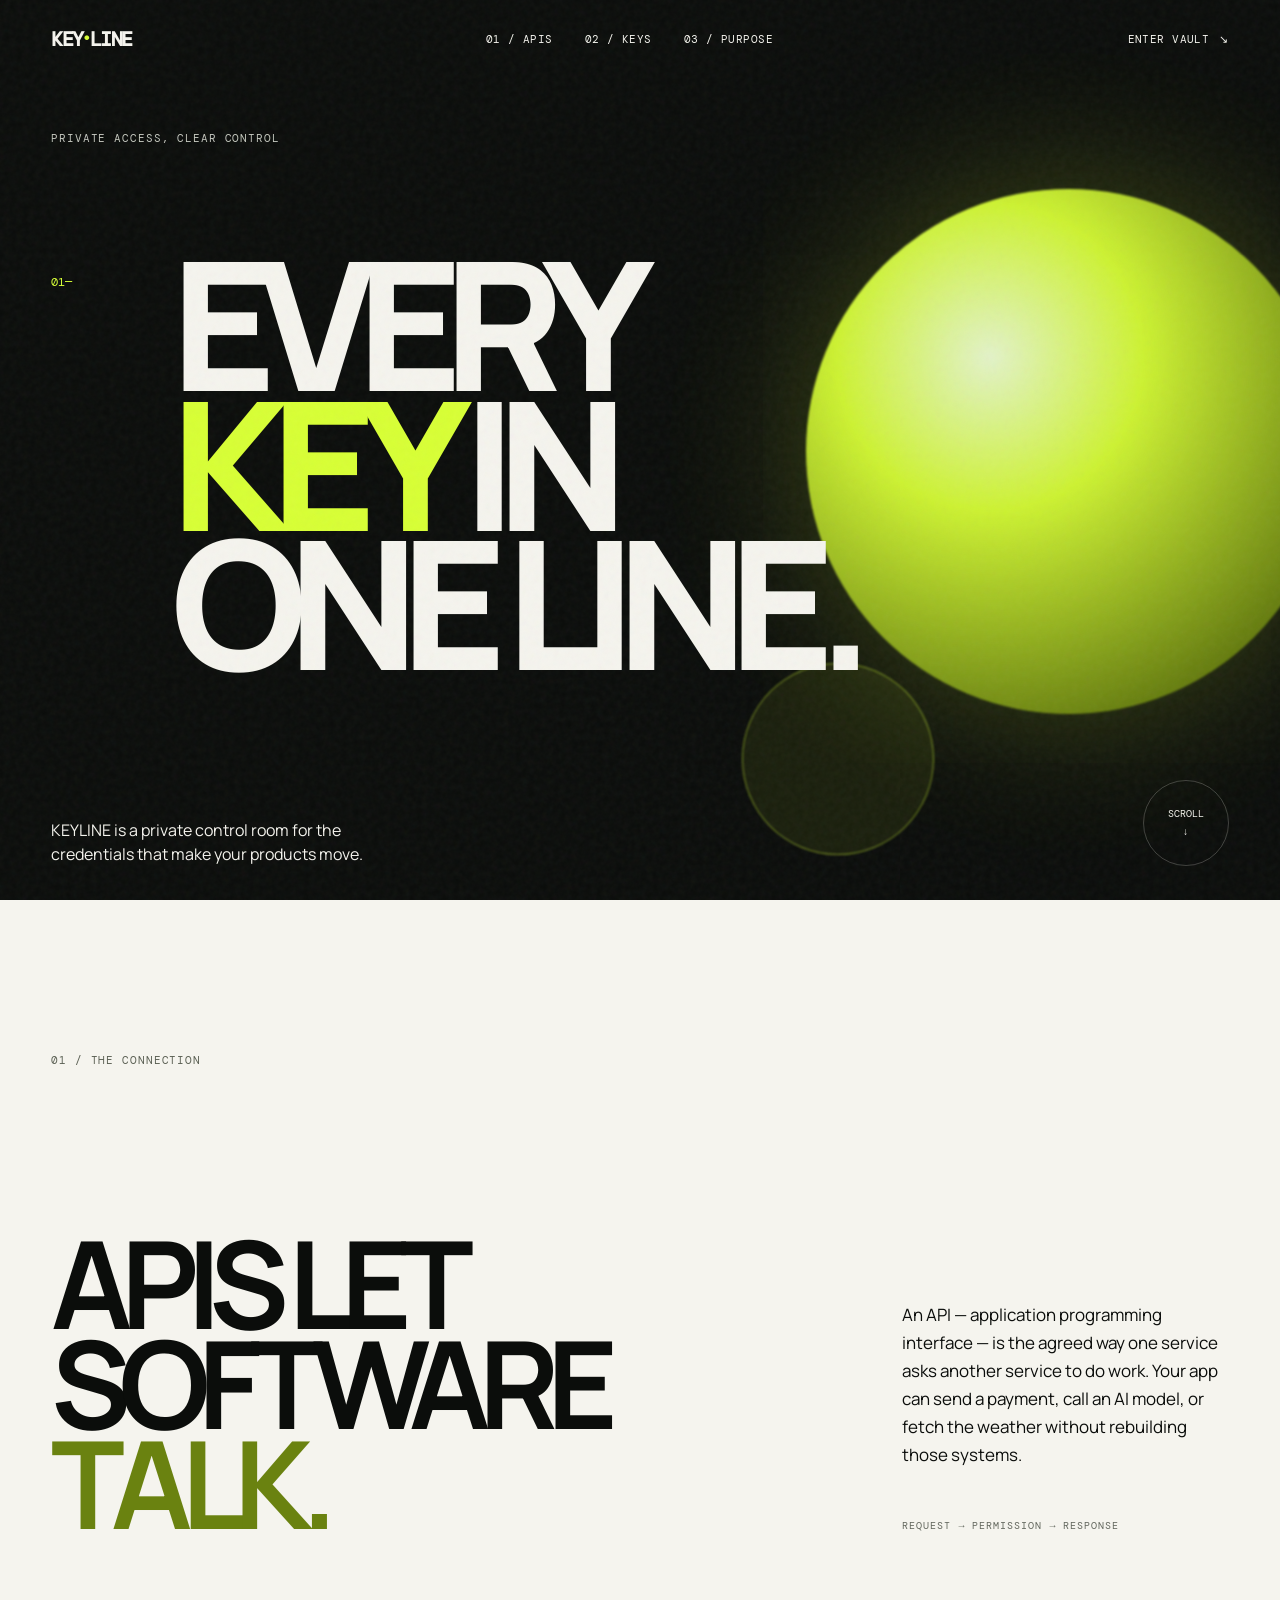
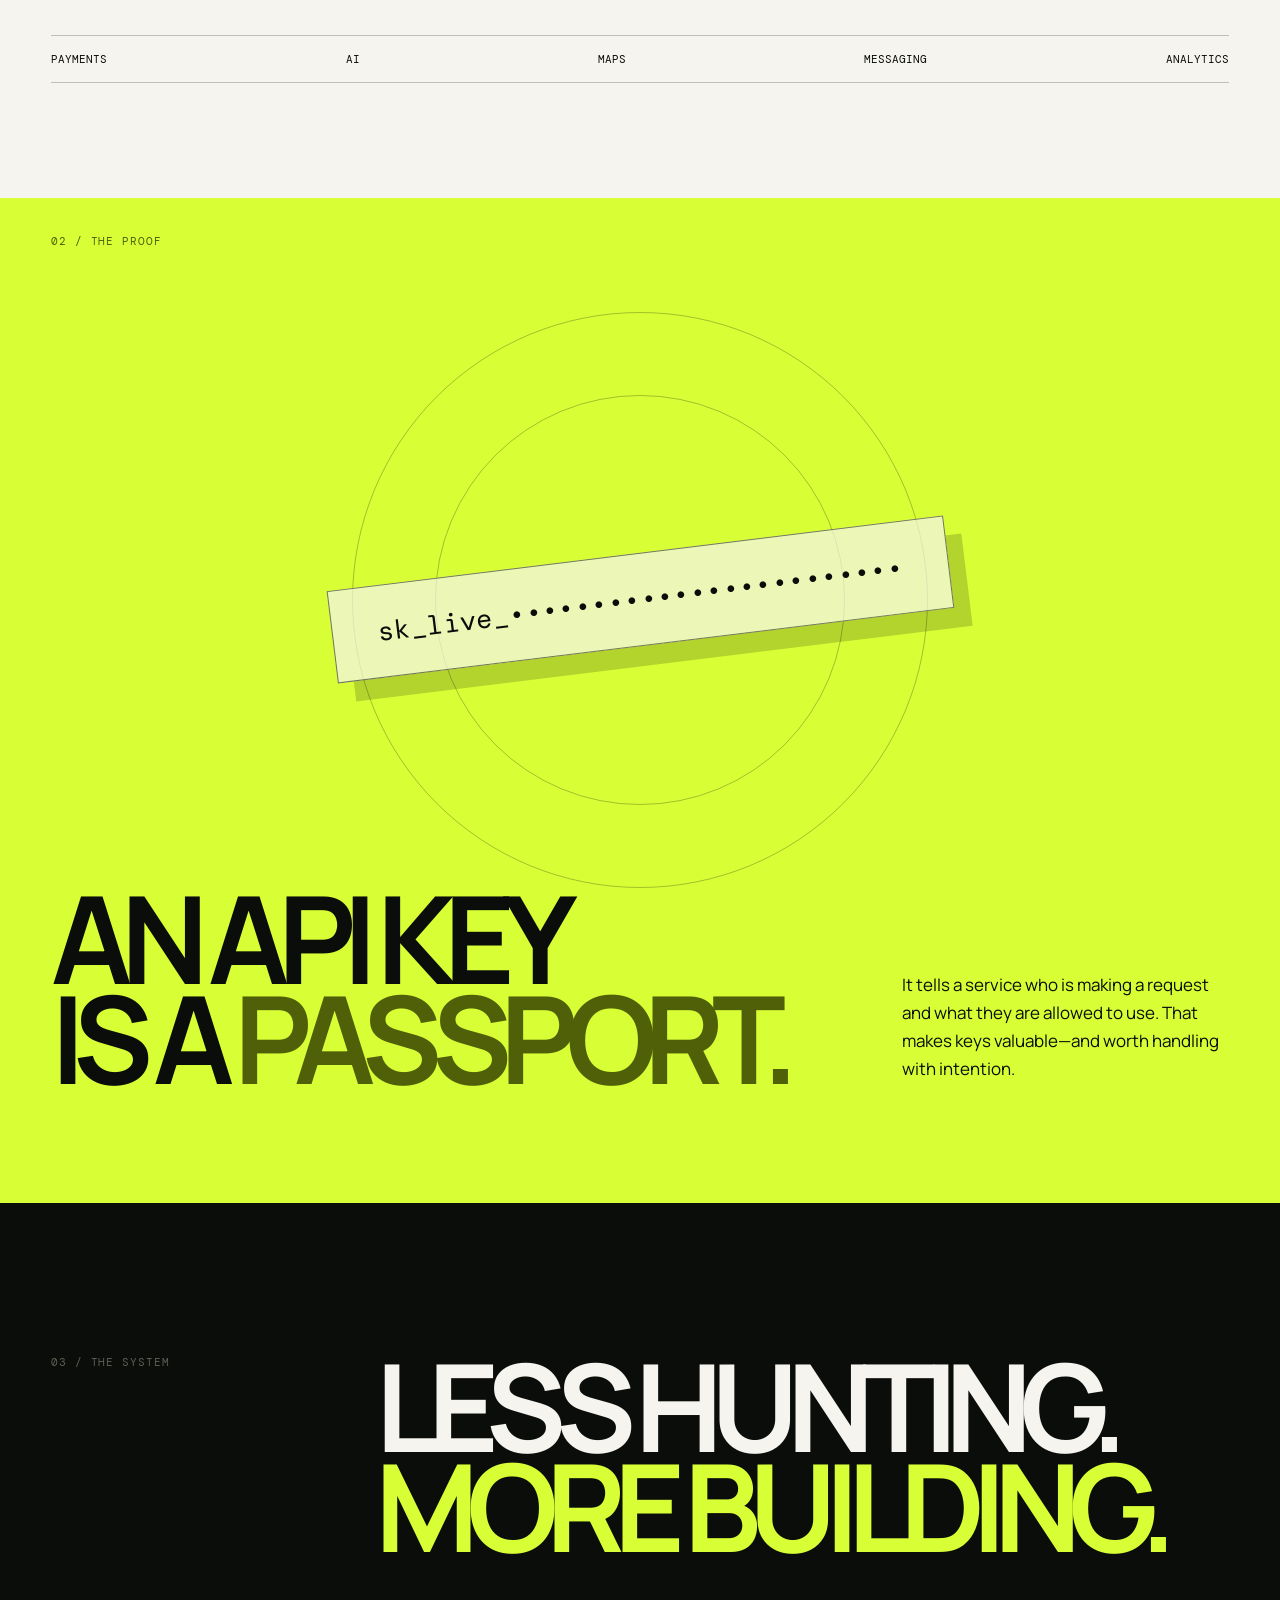
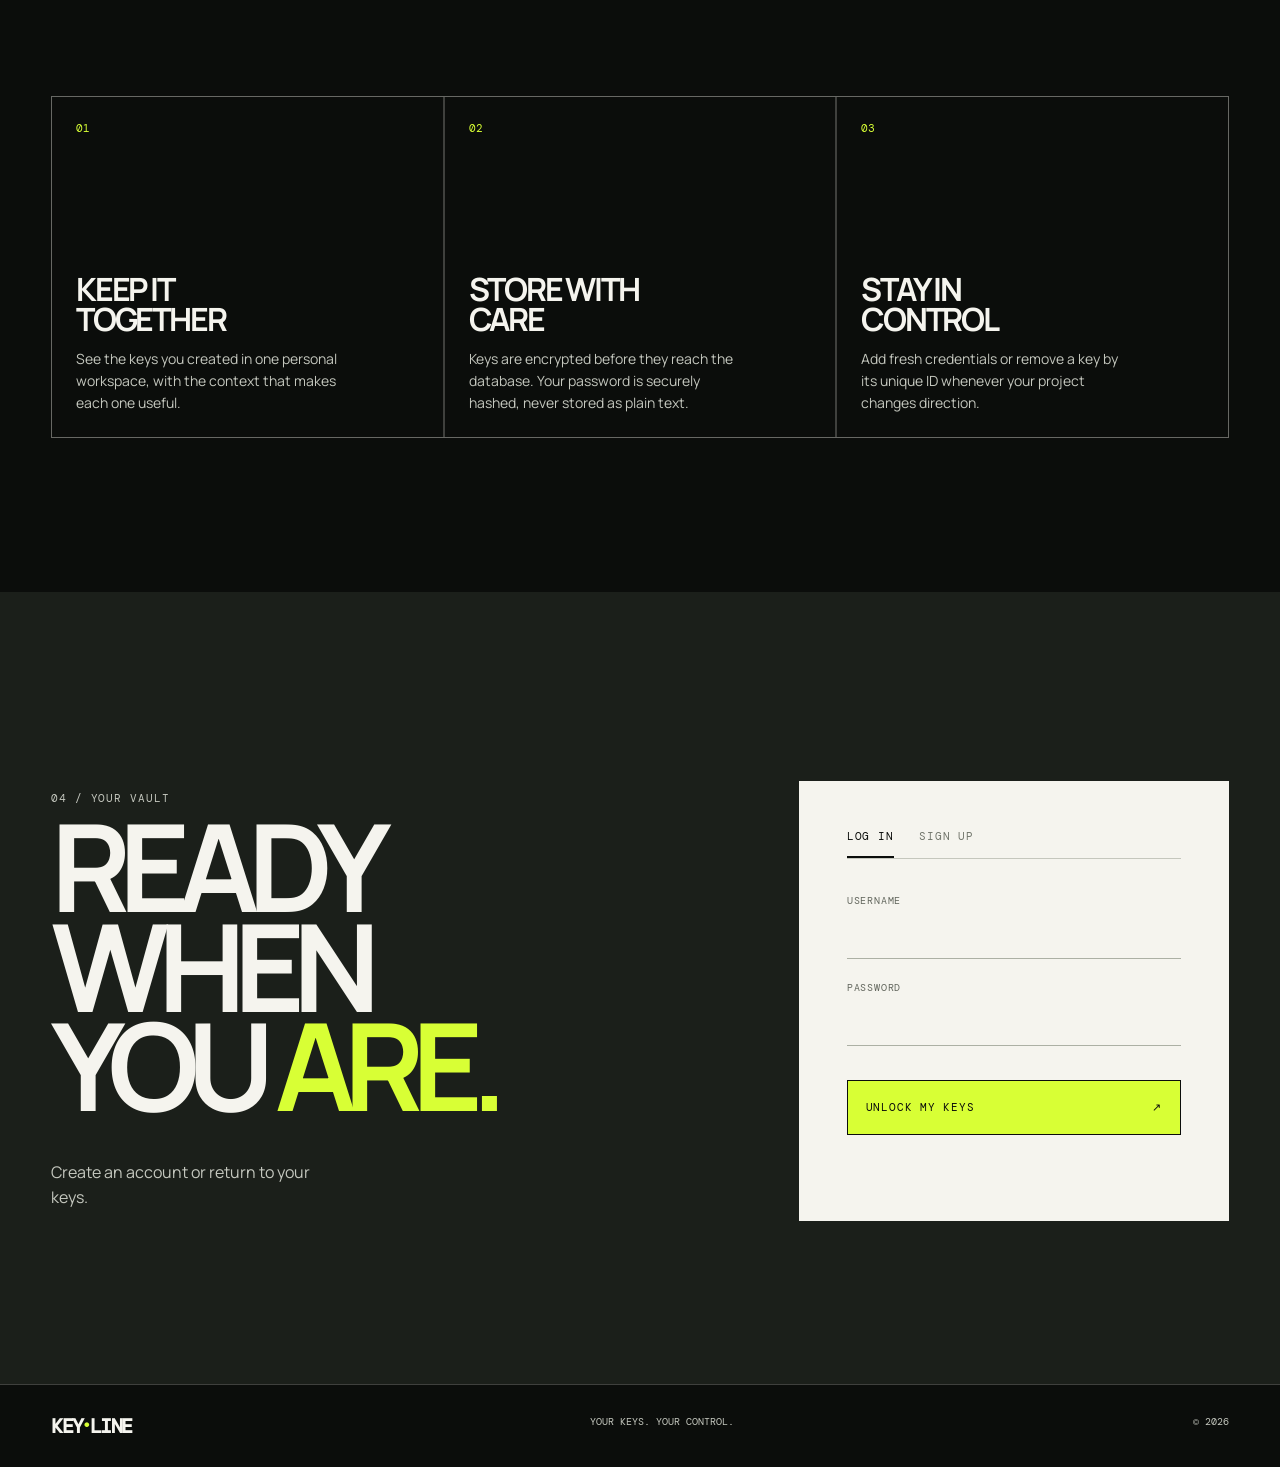
<file: frontend/index.html>
<!doctype html>
<html lang="en">
  <head>
    <meta charset="UTF-8" />
    <meta name="viewport" content="width=device-width, initial-scale=1.0" />
    <meta name="theme-color" content="#0b0d0b" />
    <meta
      name="description"
      content="A considered home for the API keys that power your work."
    />
    <title>Keyline — API Key Manager</title>
    <link rel="icon" href="./favicon.svg" type="image/svg+xml" />
    <link rel="preconnect" href="https://fonts.googleapis.com" />
    <link rel="preconnect" href="https://fonts.gstatic.com" crossorigin />
    <link
      href="https://fonts.googleapis.com/css2?family=DM+Mono:wght@400;500&family=Manrope:wght@400;500;600;700;800&display=swap"
      rel="stylesheet"
    />
    <link rel="stylesheet" href="./styles.css" />
  </head>
  <body class="landing-page">
    <div class="grain" aria-hidden="true"></div>
    <header class="site-header">
      <a class="brand" href="#top" aria-label="Keyline home">KEY<span>•</span>LINE</a>
      <nav aria-label="Main navigation">
        <a href="#what-is-an-api">01 / APIs</a>
        <a href="#why-keys">02 / Keys</a>
        <a href="#purpose">03 / Purpose</a>
      </nav>
      <a class="header-action" href="#access">Enter vault <span aria-hidden="true">↘</span></a>
    </header>

    <main id="top">
      <section class="hero section-shell">
        <div class="eyebrow hero-kicker">PRIVATE ACCESS, CLEAR CONTROL</div>
        <div class="hero-copy">
          <p class="hero-index">01—</p>
          <h1>Every<br /><em>key</em> in<br />one line.</h1>
        </div>
        <div class="hero-bottom">
          <p>KEYLINE is a private control room for the credentials that make your products move.</p>
          <a class="round-scroll" href="#what-is-an-api" aria-label="Scroll to learn more">
            <span>SCROLL</span><span aria-hidden="true">↓</span>
          </a>
        </div>
        <div class="hero-orb orb-one" aria-hidden="true"></div>
        <div class="hero-orb orb-two" aria-hidden="true"></div>
      </section>

      <section id="what-is-an-api" class="story-section reveal-section">
        <div class="section-label">01 / THE CONNECTION</div>
        <div class="story-grid">
          <h2>APIs let<br />software <em>talk.</em></h2>
          <div class="story-copy">
            <p>
              An API — application programming interface — is the agreed way one service asks another service to do work. Your app can send a payment, call an AI model, or fetch the weather without rebuilding those systems.
            </p>
            <p class="mono-note">REQUEST → PERMISSION → RESPONSE</p>
          </div>
        </div>
        <div class="signal-strip" aria-label="Examples of API-powered tasks">
          <span>PAYMENTS</span><span>AI</span><span>MAPS</span><span>MESSAGING</span><span>ANALYTICS</span>
        </div>
      </section>

      <section id="why-keys" class="key-section reveal-section">
        <div class="section-label">02 / THE PROOF</div>
        <div class="key-visual" aria-hidden="true">
          <div class="key-string">sk_live_••••••••••••••••••••••••</div>
          <div class="key-pulse"></div>
          <div class="key-ring"></div>
        </div>
        <div class="key-copy">
          <h2>An API key<br />is a <em>passport.</em></h2>
          <p>
            It tells a service who is making a request and what they are allowed to use. That makes keys valuable—and worth handling with intention.
          </p>
        </div>
      </section>

      <section id="purpose" class="purpose-section reveal-section">
        <div class="purpose-intro">
          <div class="section-label">03 / THE SYSTEM</div>
          <h2>Less hunting.<br /><em>More building.</em></h2>
        </div>
        <div class="purpose-grid">
          <article>
            <span>01</span>
            <h3>Keep it together</h3>
            <p>See the keys you created in one personal workspace, with the context that makes each one useful.</p>
          </article>
          <article>
            <span>02</span>
            <h3>Store with care</h3>
            <p>Keys are encrypted before they reach the database. Your password is securely hashed, never stored as plain text.</p>
          </article>
          <article>
            <span>03</span>
            <h3>Stay in control</h3>
            <p>Add fresh credentials or remove a key by its unique ID whenever your project changes direction.</p>
          </article>
        </div>
      </section>

      <section id="access" class="access-section reveal-section">
        <div class="access-heading">
          <p class="section-label">04 / YOUR VAULT</p>
          <h2>Ready when<br />you <em>are.</em></h2>
          <p>Create an account or return to your keys.</p>
        </div>

        <div class="auth-panel">
          <div class="auth-tabs" role="tablist" aria-label="Account access">
            <button class="auth-tab is-active" role="tab" aria-selected="true" aria-controls="login-panel" id="login-tab" data-auth-tab="login">Log in</button>
            <button class="auth-tab" role="tab" aria-selected="false" aria-controls="signup-panel" id="signup-tab" data-auth-tab="signup">Sign up</button>
          </div>

          <div id="login-panel" class="auth-form-wrap is-active" role="tabpanel" aria-labelledby="login-tab" data-auth-panel="login">
            <form id="login-form" class="auth-form">
              <label>Username<input name="username" autocomplete="username" required /></label>
              <label>Password<input name="password" type="password" autocomplete="current-password" required /></label>
              <button class="solid-button" type="submit"><span>Unlock my keys</span><span aria-hidden="true">↗</span></button>
            </form>
          </div>

          <div id="signup-panel" class="auth-form-wrap" role="tabpanel" aria-labelledby="signup-tab" data-auth-panel="signup" hidden>
            <form id="signup-form" class="auth-form">
              <label>Email<input name="email" type="email" autocomplete="email" required /></label>
              <label>Username<input name="username" autocomplete="username" required /></label>
              <label>Password<input name="password" type="password" autocomplete="new-password" minlength="8" required /></label>
              <button class="solid-button" type="submit"><span>Create my vault</span><span aria-hidden="true">↗</span></button>
            </form>
          </div>
          <p id="auth-message" class="form-message" role="status" aria-live="polite"></p>
        </div>
      </section>
    </main>

    <footer class="site-footer">
      <a class="brand" href="#top">KEY<span>•</span>LINE</a>
      <p>YOUR KEYS. YOUR CONTROL.</p>
      <p>© <span id="year"></span></p>
    </footer>
    <script src="./app.js"></script>
  </body>
</html>
</file>
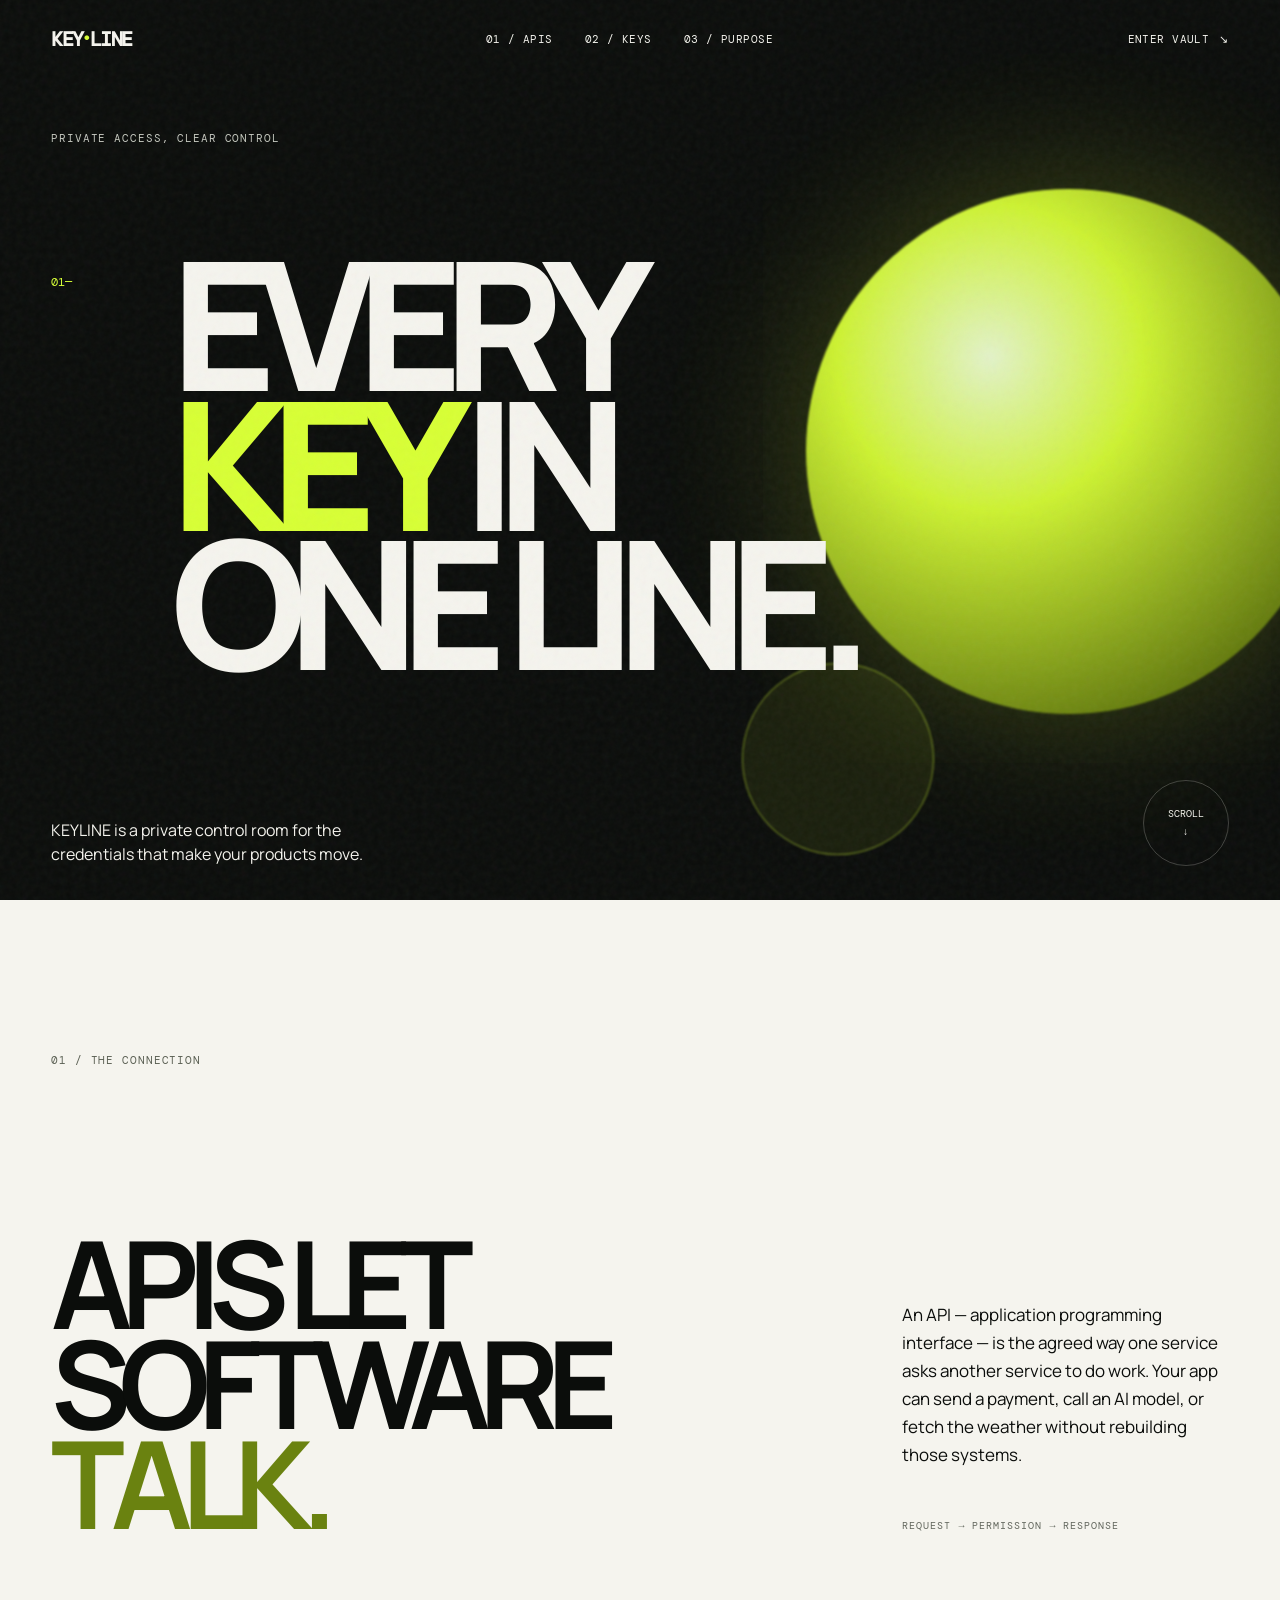
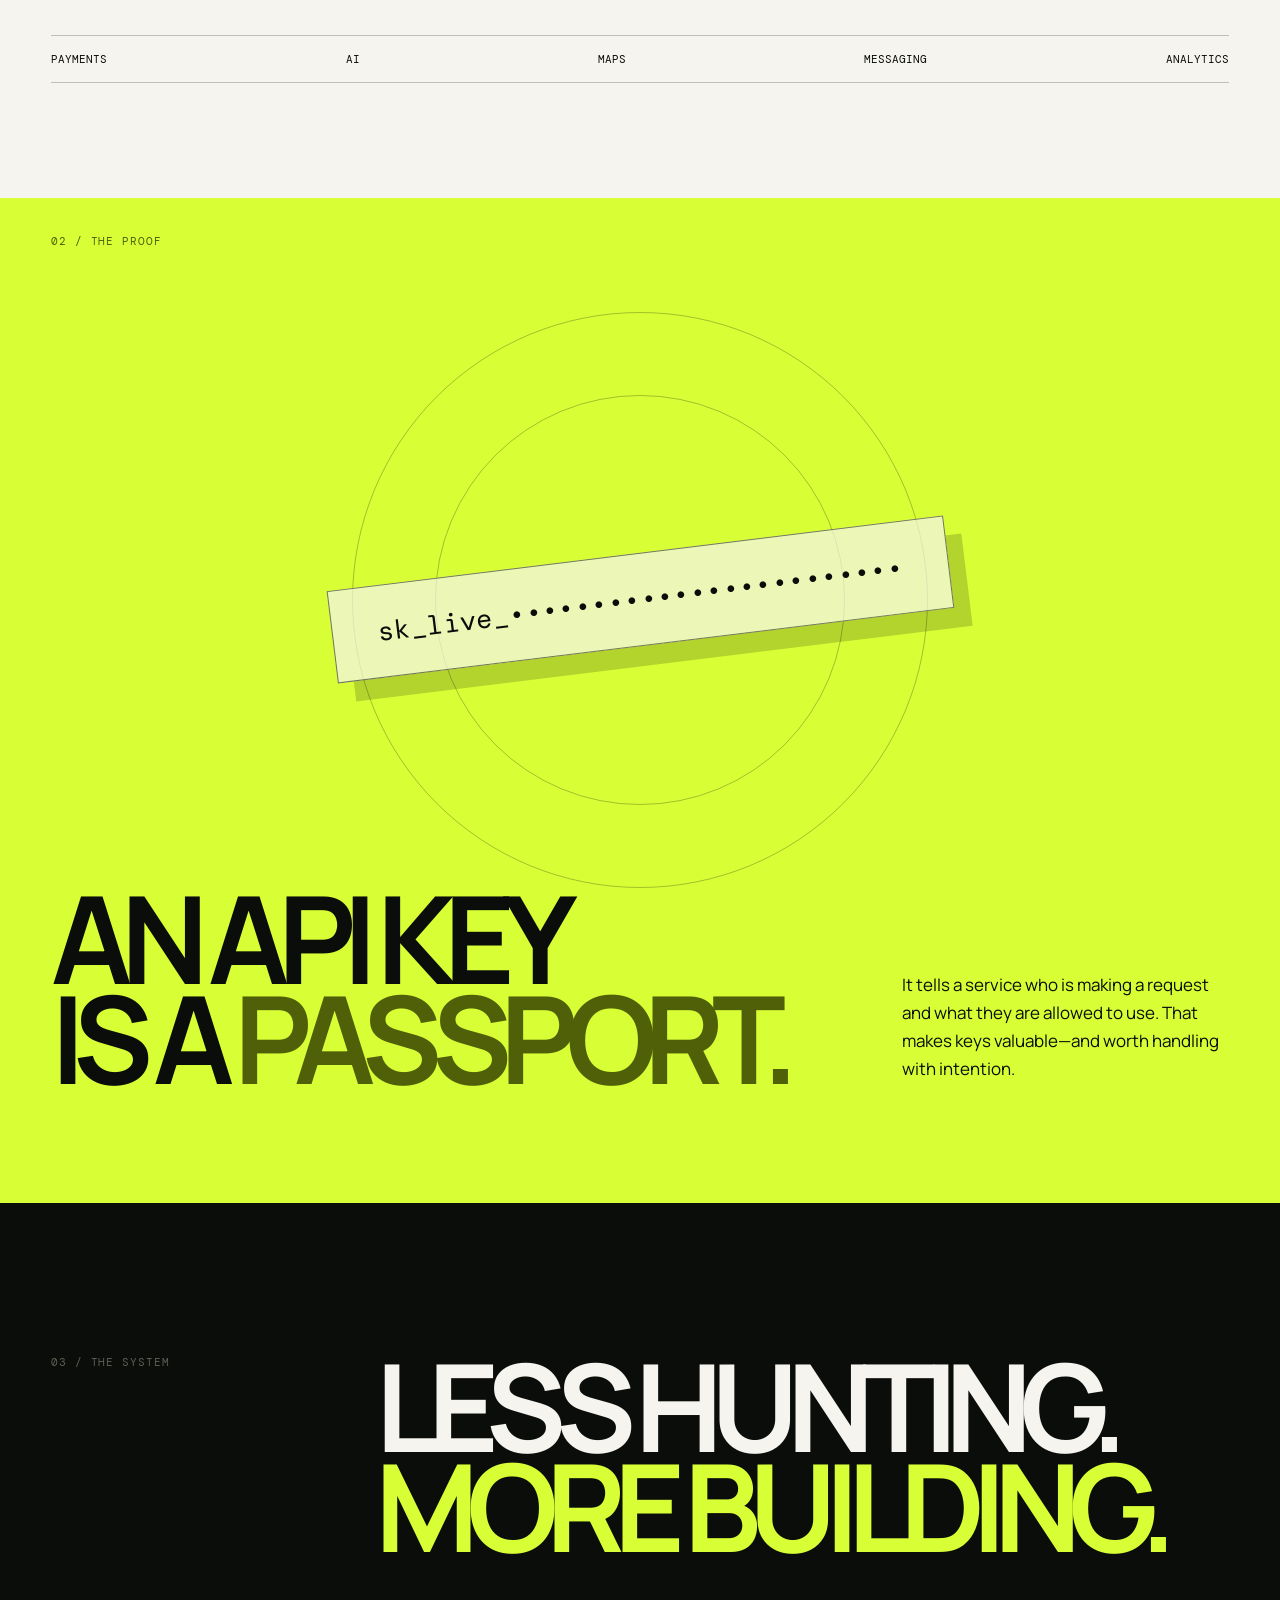
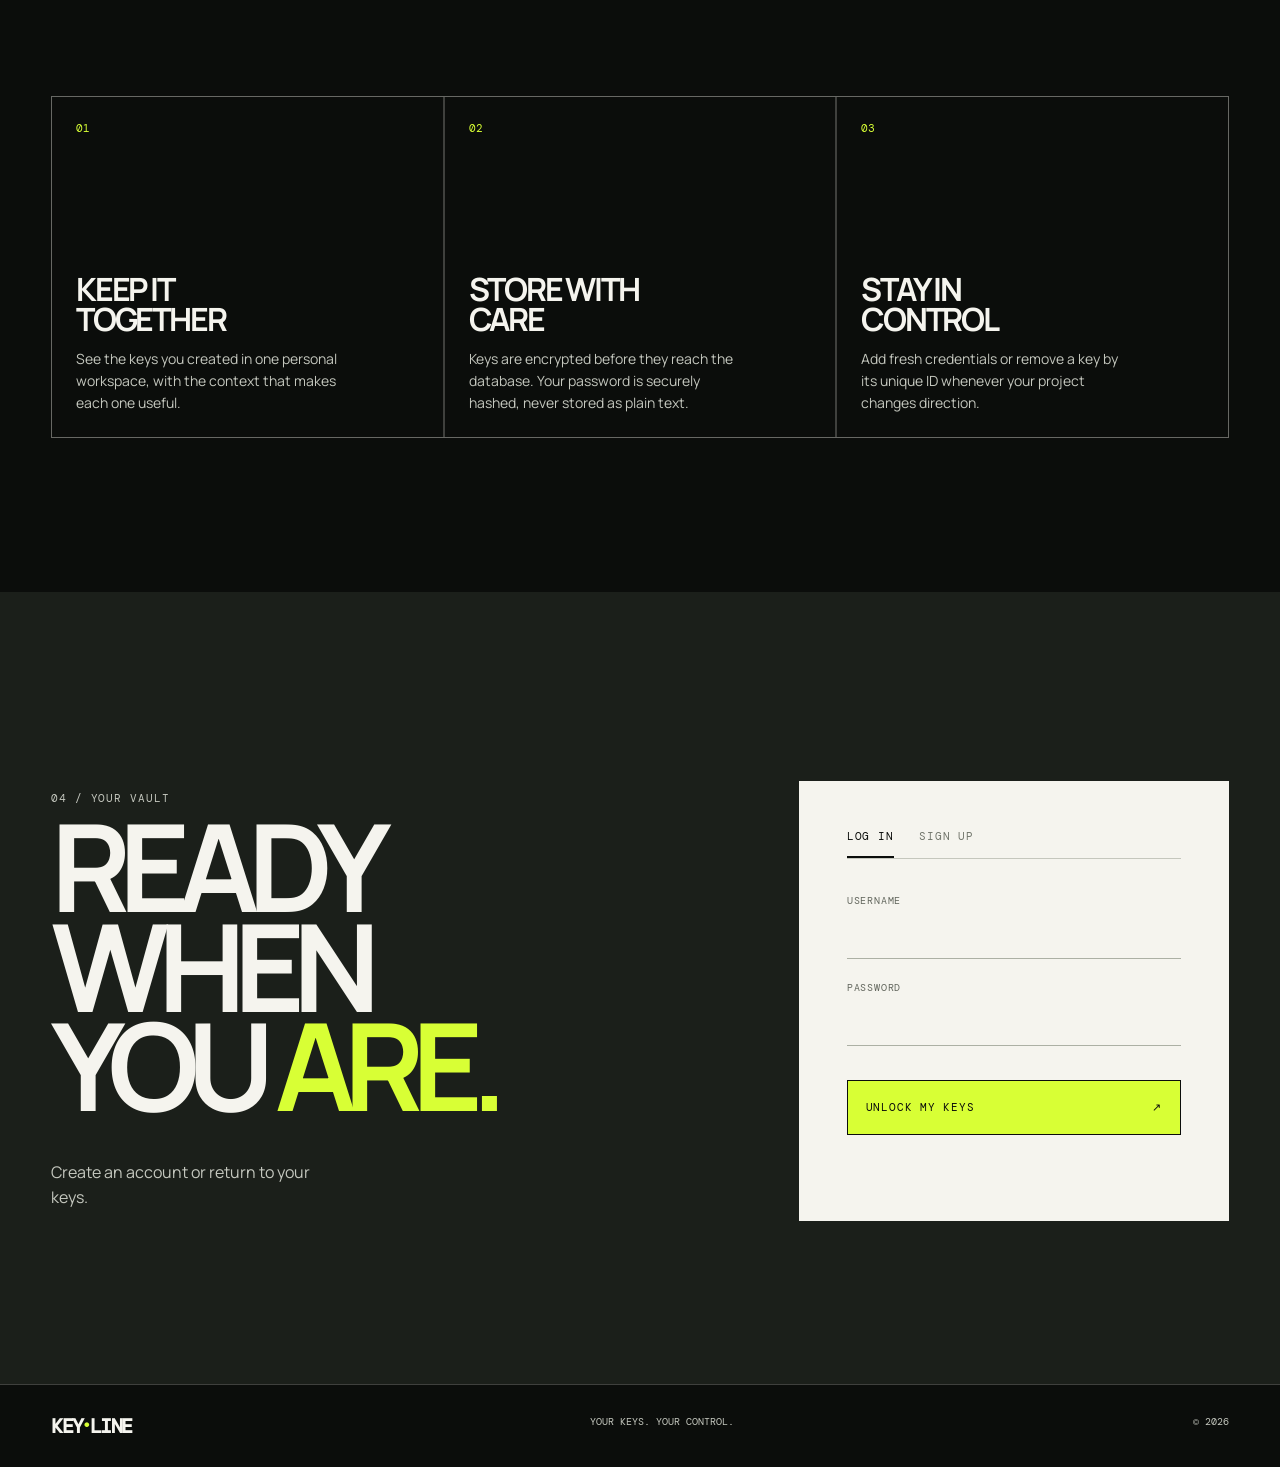
<file: frontend/dashboard.html>
<!doctype html>
<html lang="en">
  <head>
    <meta charset="UTF-8" />
    <meta name="viewport" content="width=device-width, initial-scale=1.0" />
    <meta name="theme-color" content="#0b0d0b" />
    <title>My Vault — Keyline</title>
    <link rel="icon" href="./favicon.svg" type="image/svg+xml" />
    <link rel="preconnect" href="https://fonts.googleapis.com" />
    <link rel="preconnect" href="https://fonts.gstatic.com" crossorigin />
    <link href="https://fonts.googleapis.com/css2?family=DM+Mono:wght@400;500&family=Manrope:wght@400;500;600;700;800&display=swap" rel="stylesheet" />
    <link rel="stylesheet" href="./styles.css" />
  </head>
  <body class="dashboard-page">
    <div class="grain" aria-hidden="true"></div>
    <header class="site-header dashboard-header">
      <a class="brand" href="./index.html">KEY<span>•</span>LINE</a>
      <p class="vault-label">PERSONAL VAULT / <span id="profile-name">LOADING</span></p>
      <button id="logout-button" class="text-button">Log out <span aria-hidden="true">↗</span></button>
    </header>

    <main class="vault-main">
      <section class="vault-hero">
        <p class="section-label">YOUR API KEY MANAGER</p>
        <div class="vault-hero-line">
          <h1>Your<br /><em>keys.</em></h1>
          <p id="key-count" class="key-count">Loading your vault…</p>
        </div>
        <div class="vault-actions">
          <button class="solid-button add-button" data-dialog-open="create-dialog"><span>Add API key</span><span aria-hidden="true">+</span></button>
          <button class="outline-button" data-dialog-open="delete-dialog"><span>Delete by ID</span><span aria-hidden="true">−</span></button>
        </div>
      </section>

      <section class="keys-section" aria-labelledby="keys-title">
        <div class="keys-heading">
          <h2 id="keys-title">Stored credentials</h2>
          <button id="refresh-button" class="text-button">Refresh <span aria-hidden="true">↻</span></button>
        </div>
        <div id="key-list" class="key-list" aria-live="polite"></div>
      </section>
    </main>

    <dialog id="create-dialog" class="key-dialog" aria-labelledby="create-title">
      <div class="dialog-heading"><p class="section-label">NEW CREDENTIAL</p><button class="dialog-close" data-dialog-close aria-label="Close">×</button></div>
      <h2 id="create-title">Add an API key.</h2>
      <form id="create-key-form" class="dialog-form">
        <label>API key<input name="api_key" autocomplete="off" required /></label>
        <label>Service / model<input name="model" placeholder="e.g. OpenAI — GPT-4.1" required /></label>
        <label>Expiry<input name="expiry" type="date" required /></label>
        <label>Usage / environment<input name="usability" placeholder="e.g. development" required /></label>
        <button type="submit" class="solid-button"><span>Save encrypted key</span><span aria-hidden="true">↗</span></button>
      </form>
      <p class="dialog-hint">The key is encrypted before it is saved to your database.</p>
    </dialog>

    <dialog id="delete-dialog" class="key-dialog delete-dialog" aria-labelledby="delete-title">
      <div class="dialog-heading"><p class="section-label">REMOVE CREDENTIAL</p><button class="dialog-close" data-dialog-close aria-label="Close">×</button></div>
      <h2 id="delete-title">Delete by ID.</h2>
      <p class="dialog-description">Only a key in your own vault can be removed. This action cannot be undone.</p>
      <form id="delete-key-form" class="dialog-form">
        <label>API key ID<input name="api_id" type="number" min="1" inputmode="numeric" required /></label>
        <label class="check-label"><input name="confirm" type="checkbox" required /><span>I understand this key will be permanently deleted.</span></label>
        <button type="submit" class="danger-button"><span>Delete key</span><span aria-hidden="true">−</span></button>
      </form>
    </dialog>

    <div id="toast" class="toast" role="status" aria-live="polite"></div>
    <script src="./dashboard.js"></script>
  </body>
</html>
</file>
<file: frontend/styles.css>
:root {
  --ink: #0b0d0b;
  --paper: #f5f4ee;
  --acid: #d8ff35;
  --acid-dark: #b8df12;
  --mist: #c4c7be;
  --line: rgba(245, 244, 238, 0.22);
  --mono: "DM Mono", ui-monospace, SFMono-Regular, Menlo, monospace;
  --sans: "Manrope", Arial, sans-serif;
}

* { box-sizing: border-box; }
html { scroll-behavior: smooth; }
body { margin: 0; background: var(--ink); color: var(--paper); font-family: var(--sans); }
button, input { font: inherit; }
button { cursor: pointer; }
a { color: inherit; text-decoration: none; }
.grain { position: fixed; z-index: 20; inset: 0; pointer-events: none; opacity: .055; background-image: url("data:image/svg+xml,%3Csvg viewBox='0 0 170 170' xmlns='http://www.w3.org/2000/svg'%3E%3Cfilter id='n'%3E%3CfeTurbulence type='fractalNoise' baseFrequency='.85' numOctaves='4' stitchTiles='stitch'/%3E%3C/filter%3E%3Crect width='100%25' height='100%25' filter='url(%23n)' opacity='.85'/%3E%3C/svg%3E"); }
.site-header { position: absolute; z-index: 10; top: 0; display: flex; width: 100%; align-items: center; justify-content: space-between; padding: 26px clamp(20px, 4vw, 64px); font-family: var(--mono); font-size: 11px; letter-spacing: .04em; text-transform: uppercase; }
.brand { font-weight: 800; letter-spacing: -.08em; font-size: 20px; }
.brand span { color: var(--acid); font-size: 15px; vertical-align: 2px; }
.site-header nav { display: flex; gap: clamp(15px, 2.5vw, 42px); }
.site-header nav a, .header-action, .text-button { transition: color .25s ease, opacity .25s ease; }
.site-header nav a:hover, .header-action:hover, .text-button:hover { color: var(--acid); }
.header-action { display: flex; gap: 10px; align-items: center; }
.section-shell, .story-section, .key-section, .purpose-section, .access-section { padding-left: clamp(20px, 4vw, 64px); padding-right: clamp(20px, 4vw, 64px); }
.hero { position: relative; min-height: 100svh; overflow: hidden; display: flex; flex-direction: column; justify-content: space-between; padding-top: 132px; padding-bottom: 34px; }
.eyebrow, .section-label { font: 11px/1.2 var(--mono); letter-spacing: .08em; text-transform: uppercase; color: var(--mist); }
.hero-copy { position: relative; z-index: 2; display: grid; grid-template-columns: clamp(40px, 10vw, 120px) 1fr; align-items: start; }
.hero-index { margin: 21px 0 0; font: 12px var(--mono); color: var(--acid); }
h1, h2, h3, p { margin-top: 0; }
.hero h1 { max-width: 850px; margin: 0; font-size: clamp(72px, 14vw, 220px); letter-spacing: -.105em; line-height: .78; font-weight: 800; text-transform: uppercase; }
em { color: var(--acid); font-style: normal; }
.hero-bottom { z-index: 2; display: flex; align-items: end; justify-content: space-between; gap: 30px; }
.hero-bottom > p { max-width: 340px; margin: 0; font-size: 16px; line-height: 1.5; }
.round-scroll { display: flex; width: 86px; height: 86px; flex-direction: column; justify-content: center; align-items: center; border: 1px solid var(--line); border-radius: 50%; gap: 5px; font: 10px var(--mono); transition: transform .35s ease, color .35s ease, border-color .35s ease; }
.round-scroll:hover { transform: rotate(-20deg); color: var(--acid); border-color: var(--acid); }
.hero-orb { position: absolute; border-radius: 50%; filter: blur(1px); opacity: .95; pointer-events: none; }
.orb-one { width: min(41vw, 630px); aspect-ratio: 1; right: -4vw; top: 21%; background: radial-gradient(circle at 35% 32%, #efffd3, var(--acid) 31%, #6a8210 78%, #162000 100%); box-shadow: 0 0 160px rgba(216, 255, 53, .25); animation: float 9s ease-in-out infinite; }
.orb-two { width: min(15vw, 240px); aspect-ratio: 1; right: 27vw; bottom: 5%; border: 1px solid rgba(216,255,53,.5); background: rgba(216, 255, 53, .08); animation: float 11s -4s ease-in-out infinite reverse; }
@keyframes float { 50% { transform: translate3d(-18px, 22px, 0) scale(1.04); } }
.story-section { min-height: 88svh; padding-top: 12vw; padding-bottom: 9vw; background: var(--paper); color: var(--ink); }
.story-section .section-label, .purpose-section .section-label { color: #5b6054; }
.story-grid { display: grid; grid-template-columns: 1.4fr .6fr; gap: 7vw; align-items: end; padding: 13vw 0 8vw; }
.story-grid h2, .key-copy h2, .purpose-intro h2, .access-heading h2, .vault-hero h1 { margin: 0; font-size: clamp(52px, 9.5vw, 145px); letter-spacing: -.1em; line-height: .82; text-transform: uppercase; }
.story-grid h2 em { color: #6a8210; }
.story-copy { max-width: 390px; font-size: 17px; line-height: 1.65; }
.mono-note { margin: 50px 0 0; font: 10px var(--mono); letter-spacing: .1em; color: #62665d; }
.signal-strip { display: flex; overflow: hidden; padding: 16px 0; border-top: 1px solid #bec0b7; border-bottom: 1px solid #bec0b7; justify-content: space-between; gap: 30px; font: 11px var(--mono); white-space: nowrap; }
.key-section { position: relative; min-height: 100svh; overflow: hidden; padding-top: 37px; padding-bottom: 9vw; background: var(--acid); color: var(--ink); }
.key-section .section-label { color: #506009; }
.key-visual { position: relative; height: min(45vw, 590px); margin-top: 5vw; display: flex; align-items: center; justify-content: center; }
.key-string { position: relative; z-index: 2; transform: rotate(-7deg); padding: clamp(15px, 2.2vw, 34px) clamp(20px, 3.5vw, 55px); border: 1px solid rgba(11,13,11,.55); background: rgba(245,244,238,.7); box-shadow: 16px 20px 0 rgba(11,13,11,.18); font: clamp(13px, 2.1vw, 31px) var(--mono); letter-spacing: .02em; }
.key-pulse, .key-ring { position: absolute; border: 1px solid rgba(11,13,11,.26); border-radius: 50%; }
.key-pulse { width: min(45vw, 590px); aspect-ratio: 1; animation: breathe 5s ease-in-out infinite; }
.key-ring { width: min(32vw, 430px); aspect-ratio: 1; }
@keyframes breathe { 50% { transform: scale(1.1); opacity: .35; } }
.key-copy { display: grid; grid-template-columns: 1.4fr .6fr; gap: 7vw; align-items: end; }
.key-copy h2 em { color: #506009; }
.key-copy p { max-width: 380px; margin: 0 0 4px; font-size: 17px; line-height: 1.65; }
.purpose-section { padding-top: 12vw; padding-bottom: 12vw; }
.purpose-intro { display: grid; grid-template-columns: .55fr 1.45fr; }
.purpose-grid { display: grid; grid-template-columns: repeat(3, 1fr); gap: 2px; margin-top: 11vw; background: var(--line); border: 1px solid var(--line); }
.purpose-grid article { min-height: 340px; padding: 24px; background: var(--ink); display: flex; flex-direction: column; }
.purpose-grid span { font: 11px var(--mono); color: var(--acid); }
.purpose-grid h3 { max-width: 220px; margin: auto 0 14px; font-size: clamp(24px, 2.5vw, 40px); line-height: .95; letter-spacing: -.07em; text-transform: uppercase; }
.purpose-grid p { max-width: 265px; margin: 0; color: var(--mist); font-size: 14px; line-height: 1.55; }
.access-section { min-height: 88svh; padding-top: 10vw; padding-bottom: 8vw; display: grid; grid-template-columns: 1.2fr .8fr; gap: 8vw; align-items: center; background: #1b1f1a; }
.access-heading > p:last-child { max-width: 260px; margin: 45px 0 0; color: var(--mist); font-size: 16px; line-height: 1.55; }
.auth-panel { padding: clamp(22px, 4vw, 48px); background: var(--paper); color: var(--ink); }
.auth-tabs { display: flex; gap: 25px; border-bottom: 1px solid #c5c7bd; }
.auth-tab { padding: 0 0 15px; border: 0; background: transparent; color: #72766c; font: 11px var(--mono); text-transform: uppercase; letter-spacing: .08em; }
.auth-tab.is-active { color: var(--ink); box-shadow: inset 0 -2px 0 var(--ink); }
.auth-form-wrap { padding-top: 35px; }
.auth-form { display: grid; gap: 22px; }
.auth-form label, .dialog-form label { display: grid; gap: 9px; font: 10px var(--mono); color: #62665d; letter-spacing: .08em; text-transform: uppercase; }
.auth-form input, .dialog-form input { width: 100%; padding: 10px 0; border: 0; border-bottom: 1px solid #acb0a4; outline: none; background: transparent; color: var(--ink); font: 16px var(--sans); transition: border-color .2s ease; }
.auth-form input:focus, .dialog-form input:focus { border-color: var(--ink); }
.solid-button, .outline-button, .danger-button { display: flex; min-height: 55px; align-items: center; justify-content: space-between; border: 1px solid var(--ink); padding: 0 18px; font: 11px var(--mono); letter-spacing: .07em; text-transform: uppercase; transition: transform .25s ease, background-color .25s ease, color .25s ease; }
.solid-button { margin-top: 12px; background: var(--acid); color: var(--ink); }
.solid-button:hover, .danger-button:hover { transform: translate(-3px, -3px); box-shadow: 4px 4px 0 var(--ink); }
.solid-button:disabled, .danger-button:disabled { cursor: wait; opacity: .6; transform: none; box-shadow: none; }
.is-loading span:first-child { opacity: 0; }
.is-loading::before { content: "Working…"; position: absolute; }
.form-message { min-height: 18px; margin: 20px 0 0; color: #3f5800; font: 12px/1.4 var(--mono); }
.form-message.is-error { color: #b32727; }
.site-footer { display: flex; justify-content: space-between; align-items: center; padding: 28px clamp(20px, 4vw, 64px); border-top: 1px solid var(--line); font: 10px var(--mono); color: var(--mist); }
.site-footer .brand { color: var(--paper); }
.reveal-section { opacity: .05; transform: translateY(35px); transition: opacity .85s ease, transform .85s cubic-bezier(.22,.61,.36,1); }
.reveal-section.is-visible { opacity: 1; transform: none; }

/* Vault */
.dashboard-page { min-height: 100svh; background: var(--paper); color: var(--ink); }
.dashboard-header { position: relative; border-bottom: 1px solid #c6c8bf; color: var(--ink); }
.dashboard-header .brand span { color: #6b8210; }
.vault-label { margin: 0; font: 10px var(--mono); letter-spacing: .07em; color: #64695f; }
.text-button { border: 0; background: transparent; color: inherit; font: 11px var(--mono); letter-spacing: .05em; text-transform: uppercase; }
.vault-main { padding: clamp(54px, 8vw, 125px) clamp(20px, 4vw, 64px) 72px; }
.vault-hero { padding-bottom: clamp(50px, 7vw, 105px); border-bottom: 1px solid #bdc0b6; }
.vault-hero .section-label { color: #62665d; }
.vault-hero-line { display: flex; align-items: end; justify-content: space-between; gap: 20px; margin-top: 8vw; }
.vault-hero h1 { font-size: clamp(76px, 14vw, 205px); color: var(--ink); }
.vault-hero h1 em { color: #78900f; }
.key-count { margin: 0 0 7px; color: #54594f; font: 12px var(--mono); text-transform: uppercase; }
.vault-actions { display: flex; max-width: 530px; margin-top: 43px; gap: 10px; }
.vault-actions .solid-button, .vault-actions .outline-button { width: 50%; margin: 0; }
.outline-button { background: transparent; color: var(--ink); }
.outline-button:hover { background: var(--ink); color: var(--paper); transform: translate(-3px, -3px); box-shadow: 4px 4px 0 var(--acid-dark); }
.keys-section { padding-top: 35px; }
.keys-heading { display: flex; align-items: center; justify-content: space-between; margin-bottom: 28px; }
.keys-heading h2 { margin: 0; font-size: clamp(25px, 3vw, 42px); letter-spacing: -.07em; text-transform: uppercase; }
.key-list { display: grid; grid-template-columns: repeat(3, 1fr); gap: 10px; }
.key-card { min-height: 290px; padding: 21px; display: flex; flex-direction: column; border: 1px solid #bfc2b8; background: #e9e9e1; transition: transform .3s ease, box-shadow .3s ease; animation: card-in .5s both; }
.key-card:hover { transform: translateY(-5px); box-shadow: 0 8px 0 #788a36; }
@keyframes card-in { from { opacity: 0; transform: translateY(16px); } }
.card-index { margin: 0; color: #74810b; font: 11px var(--mono); }
.stored-key { margin: auto 0 24px; display: block; overflow-wrap: anywhere; color: var(--ink); font: 500 clamp(14px, 1.4vw, 18px)/1.4 var(--mono); }
.key-card dl { display: grid; grid-template-columns: 1fr 1fr; gap: 13px 15px; margin: 0; }
.key-card dl div { min-width: 0; }
.key-card dt { color: #70756b; font: 9px var(--mono); letter-spacing: .07em; }
.key-card dd { margin: 4px 0 0; overflow-wrap: anywhere; font-size: 12px; }
.copy-button { align-self: start; padding: 0; margin-top: 20px; border: 0; background: none; color: #5e7204; font: 11px var(--mono); text-transform: uppercase; }
.copy-button:hover { color: var(--ink); }
.empty-vault { min-height: 260px; grid-column: 1 / -1; display: flex; flex-direction: column; justify-content: center; align-items: center; border: 1px dashed #abb0a4; text-align: center; }
.empty-vault p { margin: 0 0 8px; font: 20px var(--mono); letter-spacing: -.05em; }
.empty-vault span { color: #6b7066; font-size: 14px; }
.key-dialog { width: min(540px, calc(100% - 30px)); padding: 28px; border: 1px solid var(--ink); background: var(--paper); color: var(--ink); box-shadow: 10px 10px 0 var(--acid-dark); }
.key-dialog::backdrop { background: rgba(11, 13, 11, .7); backdrop-filter: blur(5px); }
.dialog-heading { display: flex; align-items: center; justify-content: space-between; }
.dialog-heading .section-label { color: #656a5f; }
.dialog-close { width: 33px; height: 33px; border: 1px solid #a8ada2; background: transparent; color: var(--ink); font-size: 24px; line-height: 1; transition: background .2s, color .2s; }
.dialog-close:hover { background: var(--ink); color: var(--paper); }
.key-dialog h2 { margin: 34px 0 28px; font-size: clamp(35px, 5vw, 58px); line-height: .88; letter-spacing: -.1em; text-transform: uppercase; }
.dialog-form { display: grid; gap: 21px; }
.dialog-form .solid-button, .dialog-form .danger-button { margin-top: 8px; }
.dialog-hint, .dialog-description { margin: 22px 0 0; color: #63685e; font-size: 12px; line-height: 1.5; }
.check-label { grid-template-columns: 18px 1fr; align-items: start; gap: 10px !important; text-transform: none !important; letter-spacing: 0 !important; font: 12px/1.5 var(--sans) !important; color: var(--ink) !important; }
.check-label input { width: 16px; height: 16px; margin: 2px 0 0; }
.danger-button { background: #c8302b; color: var(--paper); }
.toast { position: fixed; z-index: 30; right: 20px; bottom: 20px; max-width: min(380px, calc(100% - 40px)); padding: 15px 18px; transform: translateY(20px); opacity: 0; background: var(--ink); box-shadow: 4px 4px 0 var(--acid-dark); color: var(--paper); font: 12px/1.5 var(--mono); pointer-events: none; transition: opacity .25s, transform .25s; }
.toast.is-visible { transform: none; opacity: 1; }
.toast.is-error { box-shadow: 4px 4px 0 #c8302b; }

@media (max-width: 760px) {
  .site-header nav { display: none; }
  .hero { min-height: 760px; }
  .hero h1 { font-size: clamp(68px, 19vw, 130px); }
  .hero-copy { grid-template-columns: 32px 1fr; }
  .hero-index { margin-top: 12px; font-size: 9px; }
  .hero-bottom > p { max-width: 245px; font-size: 13px; }
  .orb-one { width: 72vw; right: -16vw; top: 23%; opacity: .7; }
  .orb-two { display: none; }
  .story-grid, .key-copy, .access-section { grid-template-columns: 1fr; }
  .story-grid { gap: 40px; padding: 24vw 0 18vw; }
  .story-copy { font-size: 15px; }
  .signal-strip { justify-content: flex-start; }
  .key-section { min-height: 810px; }
  .key-visual { height: 70vw; margin-top: 15vw; }
  .key-pulse { width: 70vw; }
  .key-ring { width: 47vw; }
  .key-string { transform: rotate(-9deg); }
  .key-copy { gap: 36px; }
  .key-copy p { font-size: 15px; }
  .purpose-intro { grid-template-columns: 1fr; gap: 55px; }
  .purpose-grid { grid-template-columns: 1fr; margin-top: 65px; }
  .purpose-grid article { min-height: 240px; }
  .access-section { gap: 55px; padding-top: 90px; padding-bottom: 90px; }
  .vault-label { display: none; }
  .vault-hero-line { display: block; }
  .key-count { margin-top: 25px; }
  .vault-actions { flex-direction: column; }
  .vault-actions .solid-button, .vault-actions .outline-button { width: 100%; }
  .key-list { grid-template-columns: 1fr; }
  .key-card { min-height: 260px; }
  .site-footer { gap: 12px; flex-wrap: wrap; }
}

@media (prefers-reduced-motion: reduce) {
  *, *::before, *::after { scroll-behavior: auto !important; animation-duration: .01ms !important; transition-duration: .01ms !important; }
  .reveal-section { opacity: 1; transform: none; }
}
</file>
